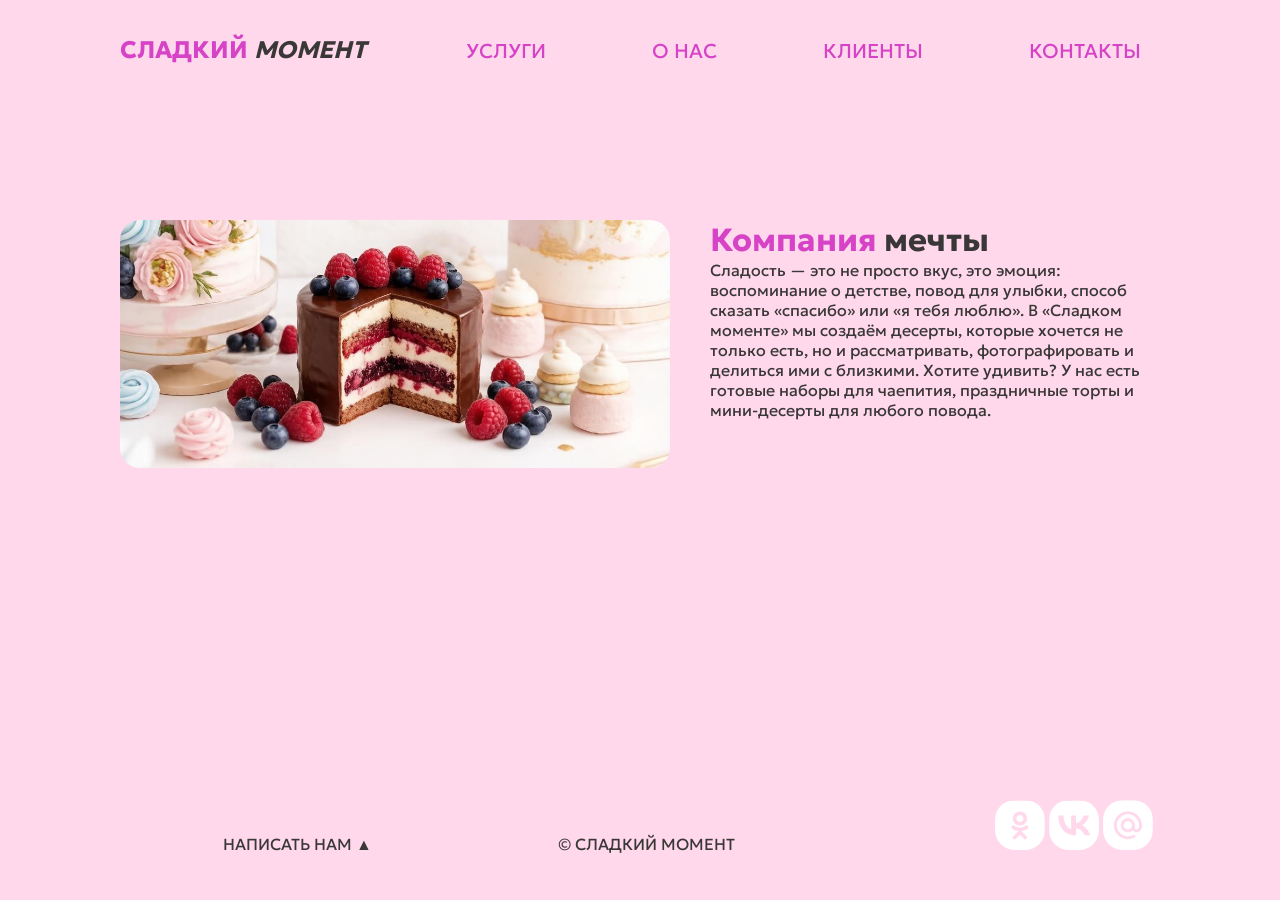
<file: index.html>
<!DOCTYPE html>
<html lang="ru">
<head>
    <link href="https://fonts.googleapis.com/css2?family=Gabriela&family=Gentium+Book+Plus:ital,wght@0,400;0,700;1,400;1,700&family=Geologica:wght,CRSV@100..900,0&family=Unbounded:wght@200..900&display=swap" rel="stylesheet">

    <link rel="stylesheet" href="css/style.css">
    <meta charset="UTF-8">
    <meta name="viewport" content="width=device-width, initial-scale=1.0">
    <title>Сайт_визитка_Курасова_П-13</title>
</head>
<body>
    <div id="wrapper">
        <header class="clear">
            <a href="index.html" id="logo"><span class="purple">Сладкий</span> <i>момент</i></a>
            <nav id="mainnav">
            <ul>
                <li><a href="uslugi.html">Услуги</a></li>
                <li><a href="onas.html">О нас</a></li>
                <li><a href="klientiki.html">Клиенты</a></li>
                <li><a href="kontactiki.html">Контакты</a></li>
            </ul>
            </nav>
        </header>
        <main class="main_index">
            <img src="img/cake.jpeg" alt="фоточка" class="main_img-float">
            <h1><span class="purple">Компания</span> мечты</h1>
            <p>Сладость — это не просто вкус, это эмоция: воспоминание о детстве, повод для улыбки, способ сказать «спасибо» или «я тебя люблю». В «Сладком моменте» мы создаём десерты, которые хочется не только есть, но и рассматривать, фотографировать и делиться ими с близкими. Хотите удивить? У нас есть готовые наборы для чаепития, праздничные торты и мини‑десерты для любого повода.</p>
            
        </main>
    </div>
    <footer>
        <p class="footer_block"><a href="form.html" class="link_form">Написать нам &#9650;</a></p>
        <p class="footer_block">&copy; Сладкий момент</p>
        <div class="footer_icons">
            <a href="https://ok.ru/" target= "_blank"><img src="img/ok.png" alt="ok" class="footer_img"></a>
            <a href="https://vk.ru/" target= "_blank"><img src="img/vk.png" alt="vk" class="footer_img"></a>
            <a href="https://mail.ru/" target= "_blank"><img src="img/mailru.png" alt="mail.ru" class="footer_img"></a>
        </div>
    </footer>
</body>
</html>
</file>
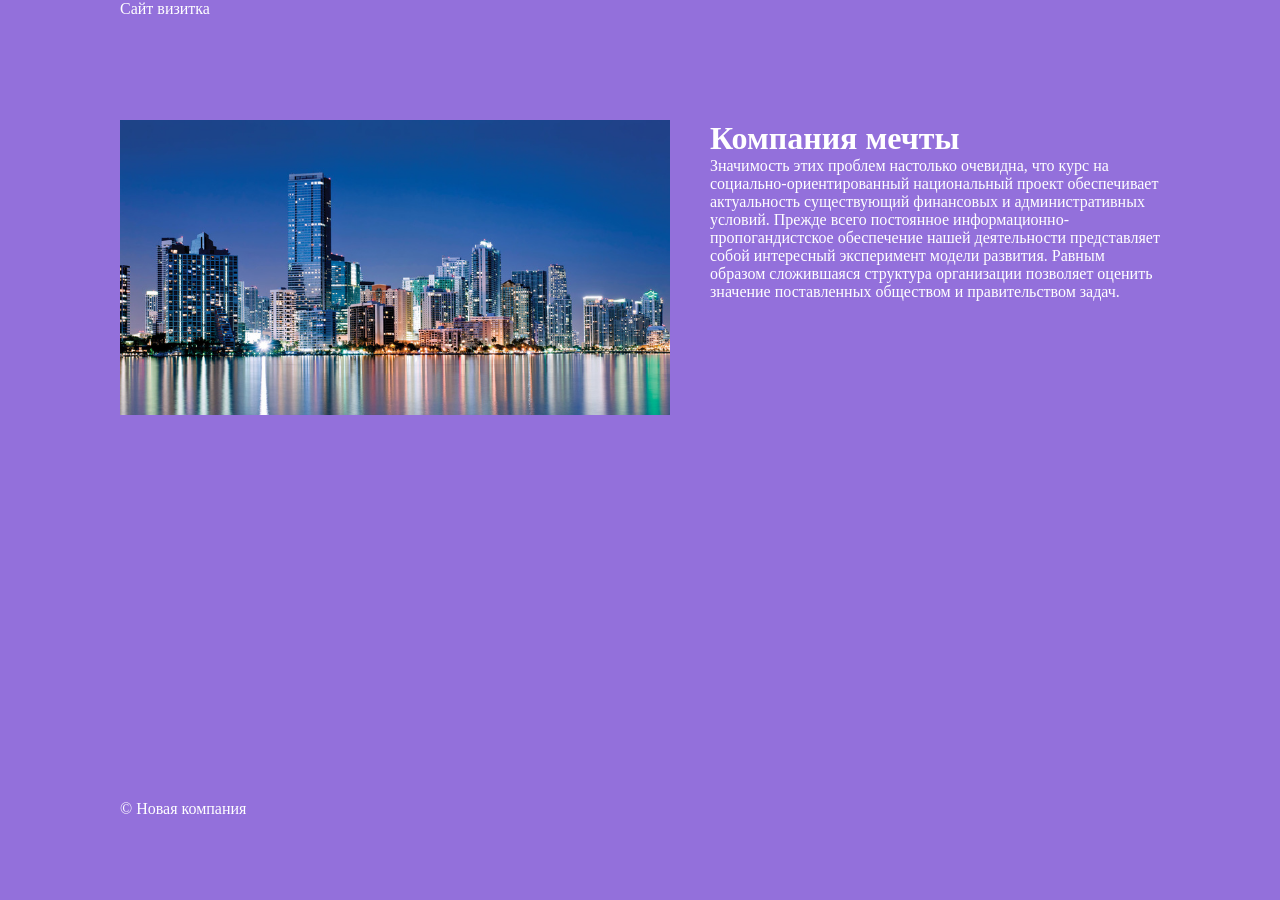
<file: Сайт_Визитка_Курасова_Виктория_П-13/index.html>
<!DOCTYPE html>
<html lang="ru">
<head>
    <link rel="stylesheet" href="css/style.css">
    <meta charset="UTF-8">
    <meta name="viewport" content="width=device-width, initial-scale=1.0">
    <title>Сайт_визитка_Курасова_П-13</title>
</head>
<body>
    <div id="wrapper">
        <header>
            Сайт визитка
        </header>
        <main>
            <img src="img/1.jpg" alt="фоточка" class="main_img-float">
            <h1>Компания мечты</h1>
            <p>Значимость этих проблем настолько очевидна, что курс на социально-ориентированный национальный проект обеспечивает актуальность существующий финансовых и административных условий. Прежде всего постоянное информационно-пропогандистское обеспечение нашей деятельности представляет собой интересный эксперимент модели развития. Равным образом сложившаяся структура организации позволяет оценить значение поставленных обществом и правительством задач.</p>
        </main>
    </div>
    <footer>
        &copy; Новая компания
    </footer>
</body>
</html>
</file>
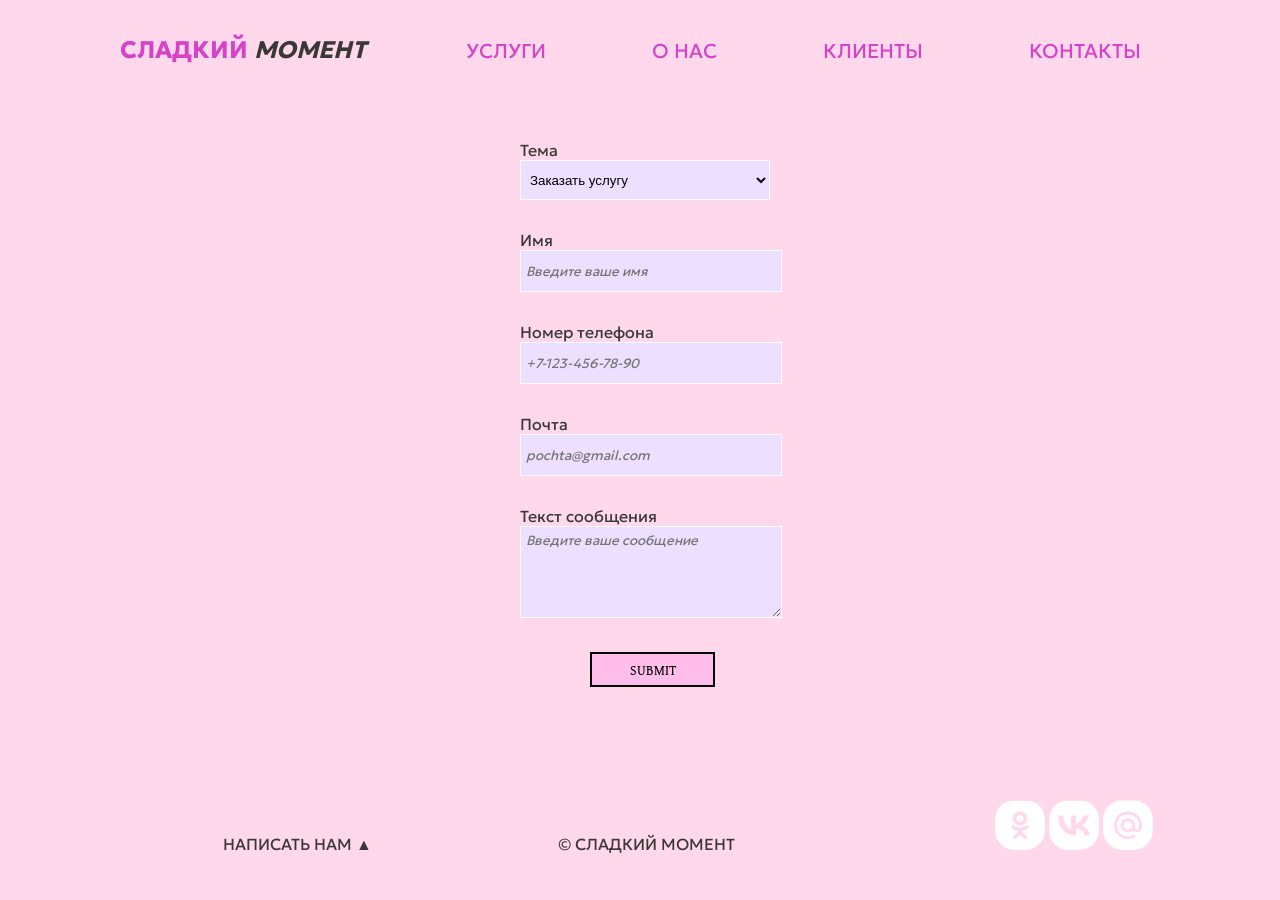
<file: form.html>
<!DOCTYPE html>
<html lang="ru">
<head>
    <link href="https://fonts.googleapis.com/css2?family=Gabriela&family=Gentium+Book+Plus:ital,wght@0,400;0,700;1,400;1,700&family=Geologica:wght,CRSV@100..900,0&family=Unbounded:wght@200..900&display=swap" rel="stylesheet">
    <link rel="stylesheet" href="css/style.css">
    <meta charset="UTF-8">
    <meta name="viewport" content="width=device-width, initial-scale=1.0">
    <title>Сайт_визитка_Курасова_П-13</title>
</head>
<body>
    <div id="wrapper">
        <header class="clear">
            <a href="index.html" id="logo"><span class="purple">Сладкий</span> <i>момент</i></a>
            <nav id="mainnav">
            <ul>
                <li><a href="uslugi.html">Услуги</a></li>
                <li><a href="onas.html">О нас</a></li>
                <li><a href="klientiki.html">Клиенты</a></li>
                <li><a href="kontactiki.html">Контакты</a></li>
            </ul>
            </nav>
        </header>
        <main>
            <form action="" id="contact-form">
                <div class="form_item">
                    <label for="topic">Тема</label><br>
                        <select name="topic" id="topic">
                            <option value="1">Заказать услугу</option>
                            <option value="2">Оставить отзыв/замечание</option>
                            <option value="3">Предложить сотрудничество</option>
                            <option value="4">Другое</option>
                        </select>
                </div>
                <div class="form_item">
                    <label for="name">Имя</label><br>
                    <input name="name" id="name" type="text" placeholder="Введите ваше имя" required>
                </div>
                <div class="form_item">
                    <label for="tel">Номер телефона</label><br>
                    <input type="tel" name="tel" id="tel" placeholder="+7-123-456-78-90" required>
                </div>
                <div class="form_item">
                    <label for="email">Почта</label><br>
                    <input name="email" id="email" type="email" placeholder="pochta@gmail.com" required>
                </div>
                <div class="form_item">
                    <label for="textarea">Текст сообщения</label><br>
                    <textarea name="textarea" id="textarea" rows="5" placeholder="Введите ваше сообщение" required></textarea>
                </div>
                <div class="form_item">
                    <input name="name" id="name" type="submit" class="knopka">
                </div>
            </form>
        </main>
    </div>
    <footer>
        <p class="footer_block"><a href="form.html" class="link_form">Написать нам &#9650;</a></p>
        <p class="footer_block">&copy; Сладкий момент</p>
        <div class="footer_icons">
            <a href="https://ok.ru/" target= "_blank"><img src="img/ok.png" alt="ok" class="footer_img"></a>
            <a href="https://vk.ru/" target= "_blank"><img src="img/vk.png" alt="vk" class="footer_img"></a>
            <a href="https://mail.ru/" target= "_blank"><img src="img/mailru.png" alt="mail.ru" class="footer_img"></a>
        </div>
    </footer>
</body>
</html>
</file>
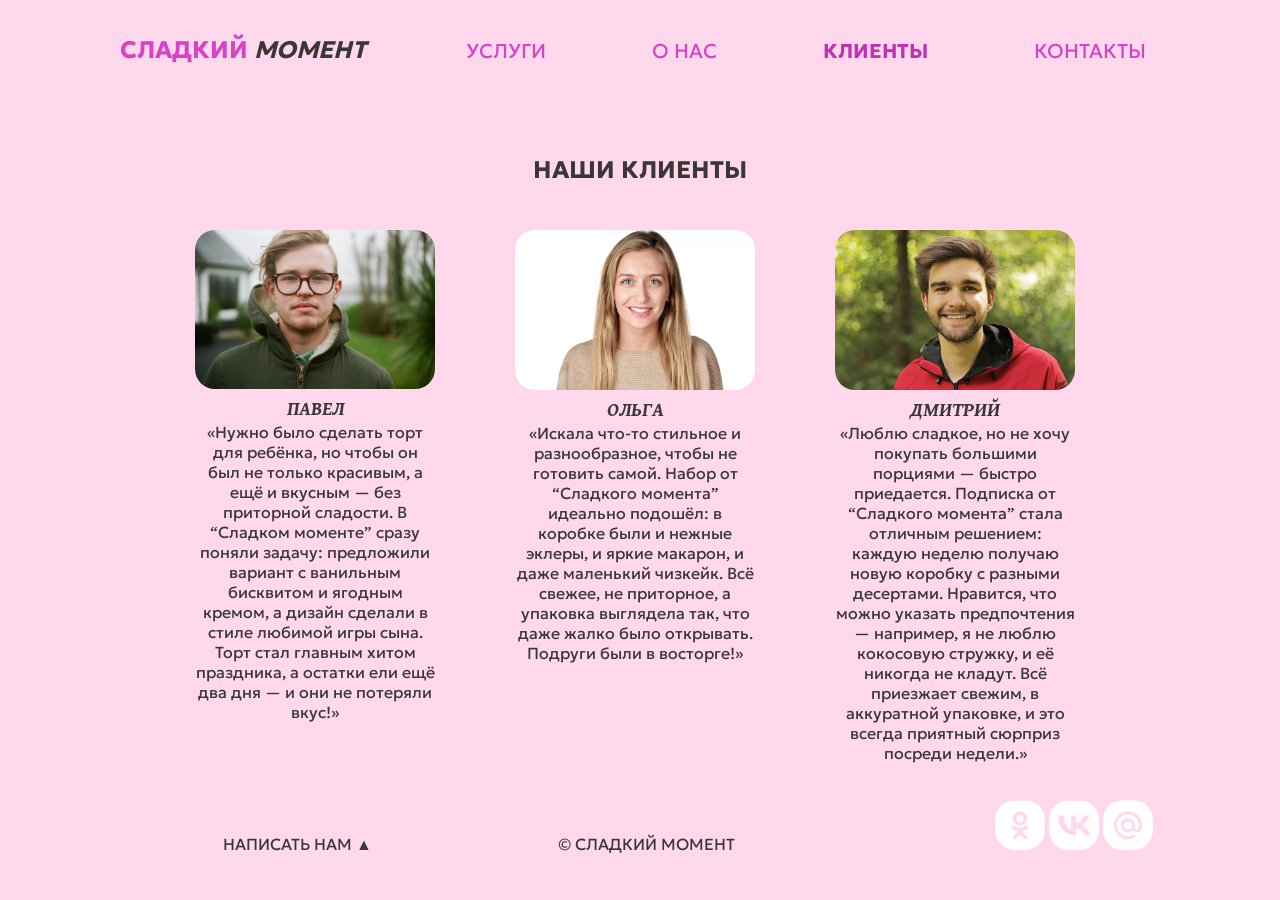
<file: klientiki.html>
<!DOCTYPE html>
<html lang="ru">
<head>
    <link href="https://fonts.googleapis.com/css2?family=Gabriela&family=Gentium+Book+Plus:ital,wght@0,400;0,700;1,400;1,700&family=Geologica:wght,CRSV@100..900,0&family=Unbounded:wght@200..900&display=swap" rel="stylesheet">
    <link rel="stylesheet" href="css/style.css">
    <meta charset="UTF-8">
    <meta name="viewport" content="width=device-width, initial-scale=1.0">
    <title>Сайт_визитка_Курасова_П-13</title>
</head>
<body>
    <div id="wrapper">
        <header class="clear">
            <a href="index.html" id="logo"><span class="purple">Сладкий</span> <i>момент</i></a>
            <nav id="mainnav">
            <ul>
                <li><a href="uslugi.html">Услуги</a></li>
                <li><a href="onas.html">О нас</a></li>
                <li class="active"><a href="klientiki.html">Клиенты</a></li>
                <li><a href="kontactiki.html">Контакты</a></li>
            </ul>
            </nav>
        </header>
        <main>
            <section class="vso_klientiki">
                <h2 class="h_klientiki">Наши клиенты</h2>
            <article class="klient">
                <img src="img/man.png" alt="man1" class="ludi_klientiki">
                <h2 class="h">Павел</h2>
                <p>«Нужно было сделать торт для ребёнка, но чтобы он был не только красивым, а ещё и вкусным — без приторной сладости. В “Сладком моменте” сразу поняли задачу: предложили вариант с ванильным бисквитом и ягодным кремом, а дизайн сделали в стиле любимой игры сына. Торт стал главным хитом праздника, а остатки ели ещё два дня — и они не потеряли вкус!»</p>
            </article>

    
            <article class="klient">
                <img src="img/woman.png" alt="women" class="ludi_klientiki">
                <h2 class="h">Ольга</h2>
                <p>«Искала что‑то стильное и разнообразное, чтобы не готовить самой. Набор от “Сладкого момента” идеально подошёл: в коробке были и нежные эклеры, и яркие макарон, и даже маленький чизкейк. Всё свежее, не приторное, а упаковка выглядела так, что даже жалко было открывать. Подруги были в восторге!»</p>
            </article>
           

           
            <article class="klient">
                <img src="img/man2.png" alt="man2" class="ludi_klientiki">
                <h2 class="h">Дмитрий</h2>
                <p>«Люблю сладкое, но не хочу покупать большими порциями — быстро приедается. Подписка от “Сладкого момента” стала отличным решением: каждую неделю получаю новую коробку с разными десертами. Нравится, что можно указать предпочтения — например, я не люблю кокосовую стружку, и её никогда не кладут. Всё приезжает свежим, в аккуратной упаковке, и это всегда приятный сюрприз посреди недели.»</p>
            </article>
           </section>
        </main>
    </div>
    <footer>
         <p class="footer_block"><a href="form.html" class="link_form">Написать нам &#9650;</a></p>
        <p class="footer_block">&copy; Сладкий момент</p>
        <div class="footer_icons">
            <a href="https://ok.ru/" target= "_blank"><img src="img/ok.png" alt="ok" class="footer_img"></a>
            <a href="https://vk.ru/" target= "_blank"><img src="img/vk.png" alt="vk" class="footer_img"></a>
            <a href="https://mail.ru/" target= "_blank"><img src="img/mailru.png" alt="mail.ru" class="footer_img"></a>
        </div>
    </footer> 
</body>
</html>
</file>
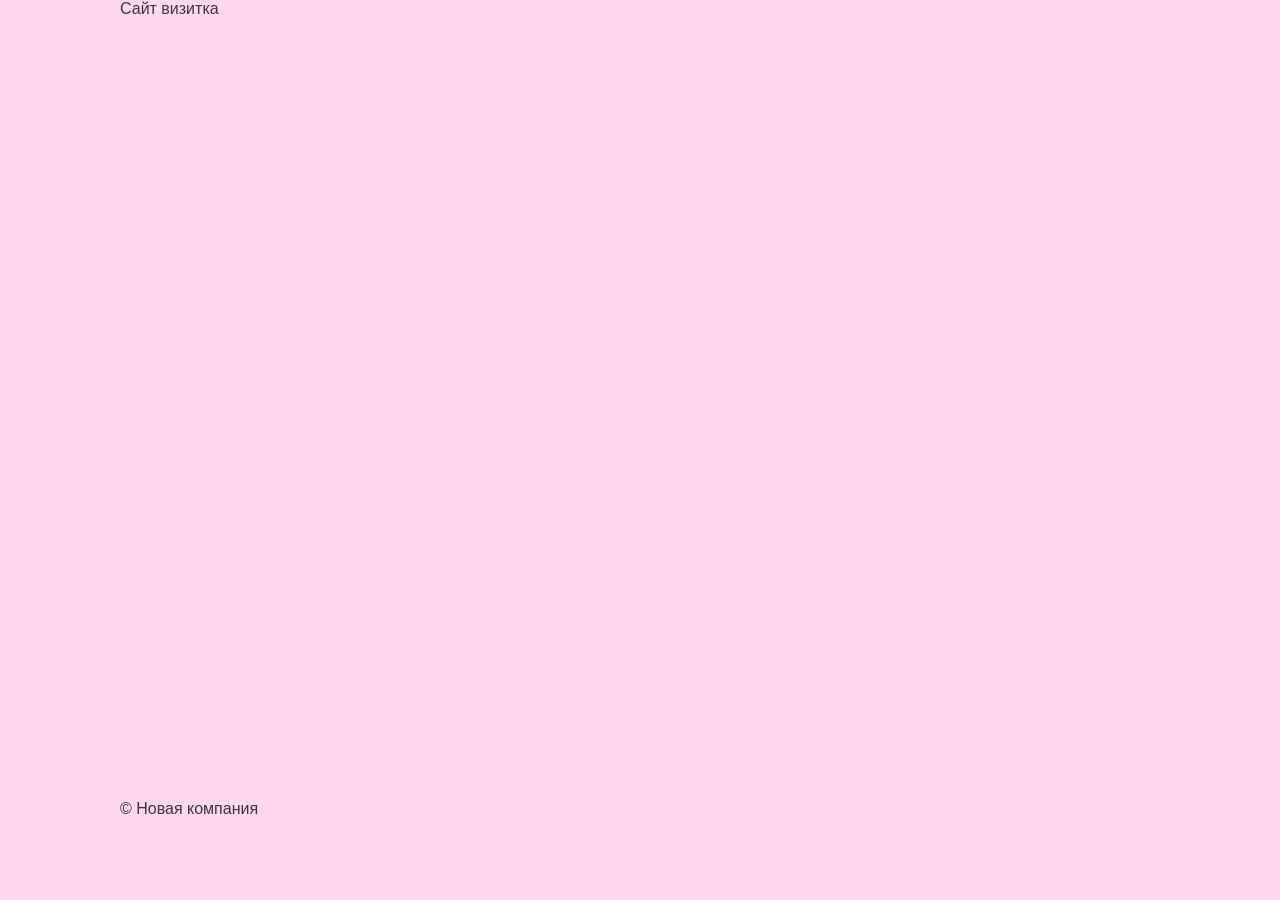
<file: kontactiki (10).html>
<!DOCTYPE html>
<html lang="ru">
<head>
    <link rel="stylesheet" href="css/style.css">
    <meta charset="UTF-8">
    <meta name="viewport" content="width=device-width, initial-scale=1.0">
    <title>Document</title>
</head>
<body>
    <div id="wrapper">
        <header>
            Сайт визитка
        </header>
        <main>
           
        </main>
    </div>
    <footer>
        &copy; Новая компания
    </footer>
</body>
</html>
</file>
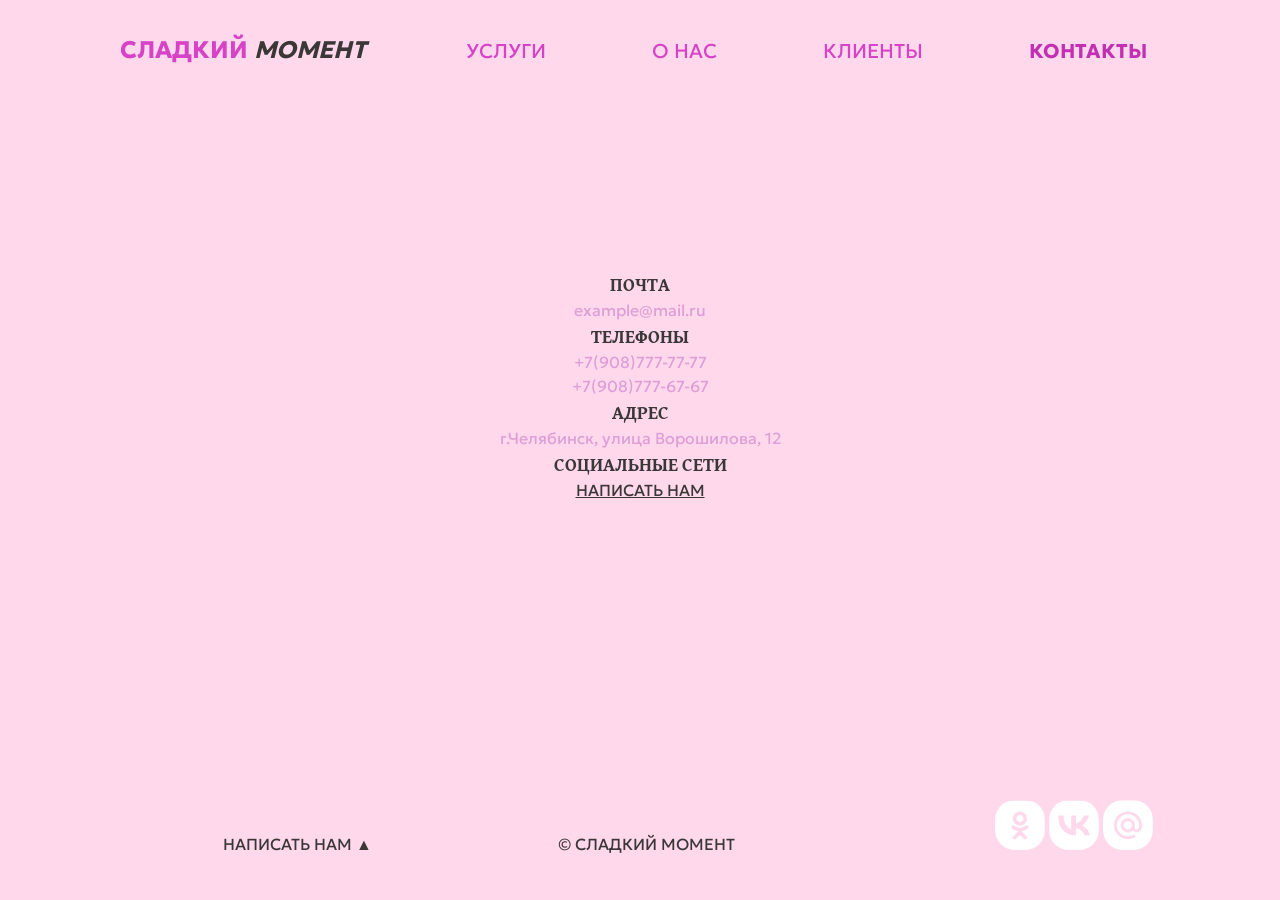
<file: kontactiki.html>
<!DOCTYPE html>
<html lang="ru">
<head>
    <link href="https://fonts.googleapis.com/css2?family=Gabriela&family=Gentium+Book+Plus:ital,wght@0,400;0,700;1,400;1,700&family=Geologica:wght,CRSV@100..900,0&family=Unbounded:wght@200..900&display=swap" rel="stylesheet">
    <link rel="stylesheet" href="css/style.css">
    <meta charset="UTF-8">
    <meta name="viewport" content="width=device-width, initial-scale=1.0">
    <title>Сайт_визитка_Курасова_П-13</title>
</head>
<body>
    <div id="wrapper">
        <header class="clear">
            <a href="index.html" id="logo"><span class="purple">Сладкий</span> <i>момент</i></a>
            <nav id="mainnav">
            <ul>
                <li><a href="uslugi.html">Услуги</a></li>
                <li><a href="onas.html">О нас</a></li>
                <li><a href="klientiki.html">Клиенты</a></li>
                <li class="active"><a href="kontactiki.html">Контакты</a></li>
            </ul>
            </nav>
        </header>
        <main>
            <section class="kontactiki">
           <h3 class="h3">ПОЧТА</h3>
           <p class="pipec">example@mail.ru</p>
           <h3 class="h3">ТЕЛЕФОНЫ</h3>
           <p class="pipec">+7(908)777-77-77</p>
           <p class="pipec">+7(908)777-67-67</p>
           <h3 class="h3">АДРЕС</h3>
           <p class="pipec">г.Челябинск, улица Ворошилова, 12</p>
           <h3 class="h3">СОЦИАЛЬНЫЕ СЕТИ</h3>    
           <a href="form.html" class="kontactiki_link">НАПИСАТЬ НАМ</a>
            </section>
        </main>
    </div>
    <footer>
       <p class="footer_block"><a href="form.html" class="link_form">Написать нам &#9650;</p>
        <p class="footer_block">&copy; Сладкий момент</p>
        <div class="footer_icons">
            <a href="https://ok.ru/" target= "_blank"><img src="img/ok.png" alt="ok" class="footer_img"></a>
            <a href="https://vk.ru/" target= "_blank"><img src="img/vk.png" alt="vk" class="footer_img"></a>
            <a href="https://mail.ru/" target= "_blank"><img src="img/mailru.png" alt="mail.ru" class="footer_img"></a>
        </div>
    </footer>
</body>
</html>
</file>
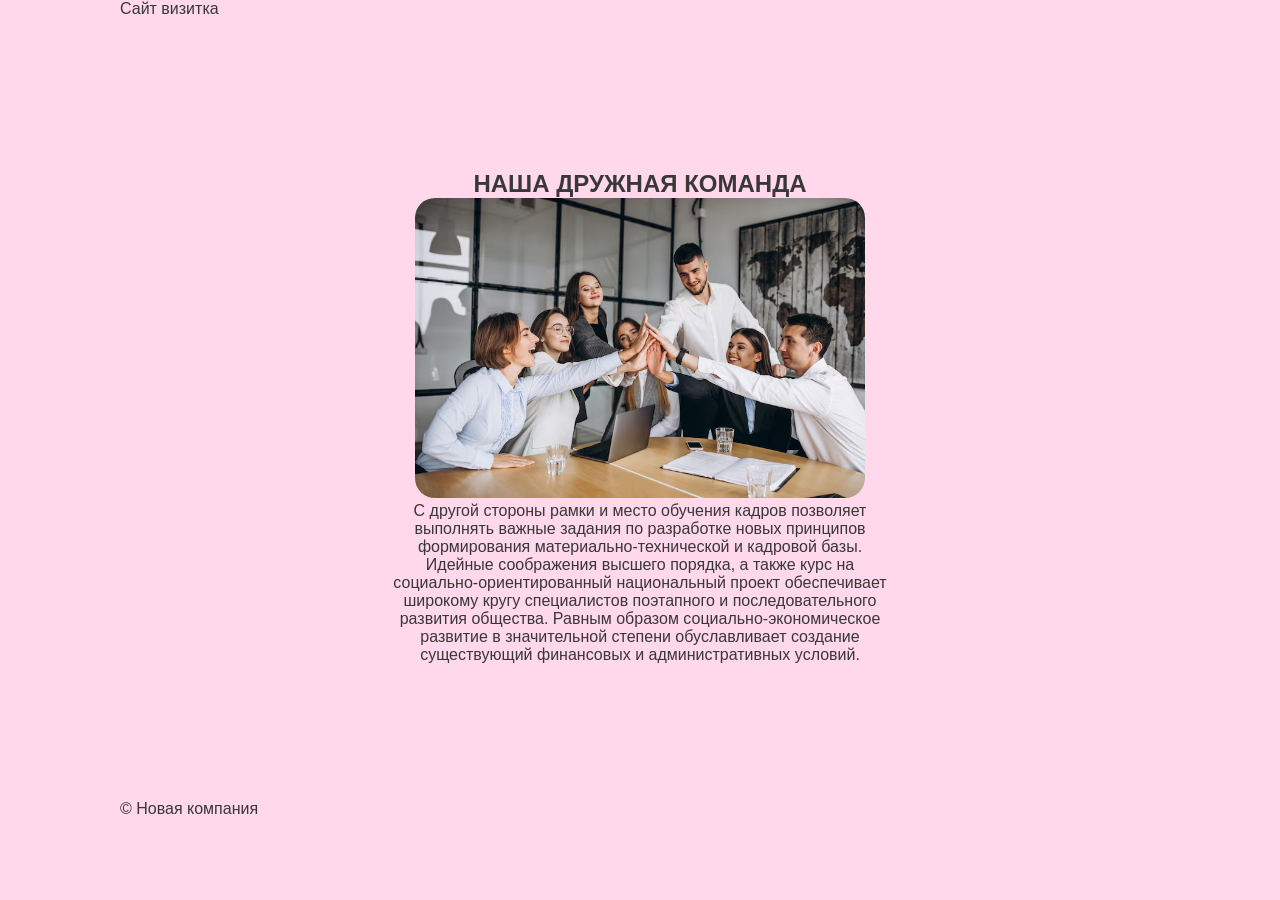
<file: onas (11).html>
<!DOCTYPE html>
<html lang="ru">
<head>
    <link rel="stylesheet" href="css/style.css">
    <meta charset="UTF-8">
    <meta name="viewport" content="width=device-width, initial-scale=1.0">
    <title>Document</title>
</head>
<body>
    <div id="wrapper">
        <header>
            Сайт визитка
        </header>
        <main>
            <section class="komanda">
            <h2>НАША ДРУЖНАЯ КОМАНДА</h2>
            <article class="komanda_img"><img src="img/group-people-working.avif" width="450
                " alt="ludi" ></article>
            <p>С другой стороны рамки и место обучения кадров позволяет выполнять важные задания по разработке новых принципов формирования материально-технической и кадровой базы. Идейные соображения высшего порядка, а также курс на социально-ориентированный национальный проект обеспечивает широкому кругу специалистов поэтапного и последовательного развития общества. Равным образом социально-экономическое развитие в значительной степени обуславливает создание существующий финансовых и административных условий.</p>
            </section>
        </main>
    </div>
    <footer>
        &copy; Новая компания
    </footer>
</body>
</html>
</file>
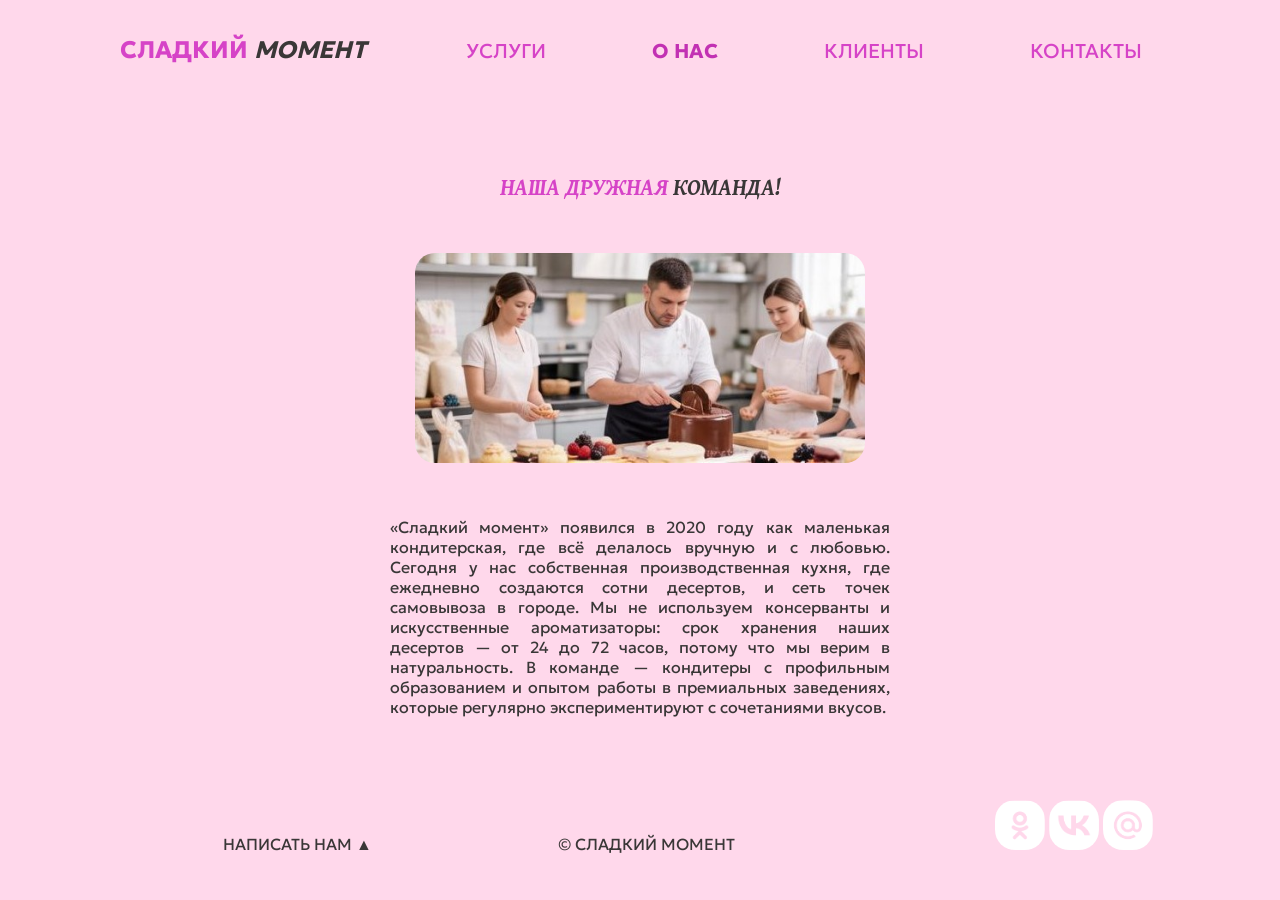
<file: onas.html>
<!DOCTYPE html>
<html lang="ru">
<head>
    <link href="https://fonts.googleapis.com/css2?family=Gabriela&family=Gentium+Book+Plus:ital,wght@0,400;0,700;1,400;1,700&family=Geologica:wght,CRSV@100..900,0&family=Unbounded:wght@200..900&display=swap" rel="stylesheet">
    <link rel="stylesheet" href="css/style.css">
    <meta charset="UTF-8">
    <meta name="viewport" content="width=device-width, initial-scale=1.0">
    <title>Сайт_визитка_Курасова_П-13</title>
</head>
<body>
    <div id="wrapper">
        <header class="clear">
            <a href="index.html" id="logo"><span class="purple">Сладкий</span> <i>момент</i></a>
            <nav id="mainnav">
            <ul>
                <li><a href="uslugi.html">Услуги</a></li>
                <li class="active"><a href="onas.html">О нас</a></li>
                <li><a href="klientiki.html">Клиенты</a></li>
                <li><a href="kontactiki.html">Контакты</a></li>
            </ul>
            </nav>
        </header>
        <main>
            <section class="komanda">
            <h2 class="h_komanda"><span class="purple">НАША ДРУЖНАЯ</span> КОМАНДА!</h2>
            <article class="komanda_img"><img src="img/team.jpeg" width="450
                " alt="ludi" ></article>
            <p class="komanda_text">«Сладкий момент» появился в 2020 году как маленькая кондитерская, где всё делалось вручную и с любовью. Сегодня у нас собственная производственная кухня, где ежедневно создаются сотни десертов, и сеть точек самовывоза в городе. Мы не используем консерванты и искусственные ароматизаторы: срок хранения наших десертов — от 24 до 72 часов, потому что мы верим в натуральность. В команде — кондитеры с профильным образованием и опытом работы в премиальных заведениях, которые регулярно экспериментируют с сочетаниями вкусов.</p>
            </section>
        </main>
    </div>
    <footer>
         <p class="footer_block"><a href="form.html" class="link_form">Написать нам &#9650;</a></p>
        <p class="footer_block">&copy; Сладкий момент</p>
        <div class="footer_icons">
            <a href="https://ok.ru/" target= "_blank"><img src="img/ok.png" alt="ok" class="footer_img"></a>
            <a href="https://vk.ru/" target= "_blank"><img src="img/vk.png" alt="vk" class="footer_img"></a>
            <a href="https://mail.ru/" target= "_blank"><img src="img/mailru.png" alt="mail.ru" class="footer_img"></a>
        </div>
    </footer>
</body>
</html>
</file>
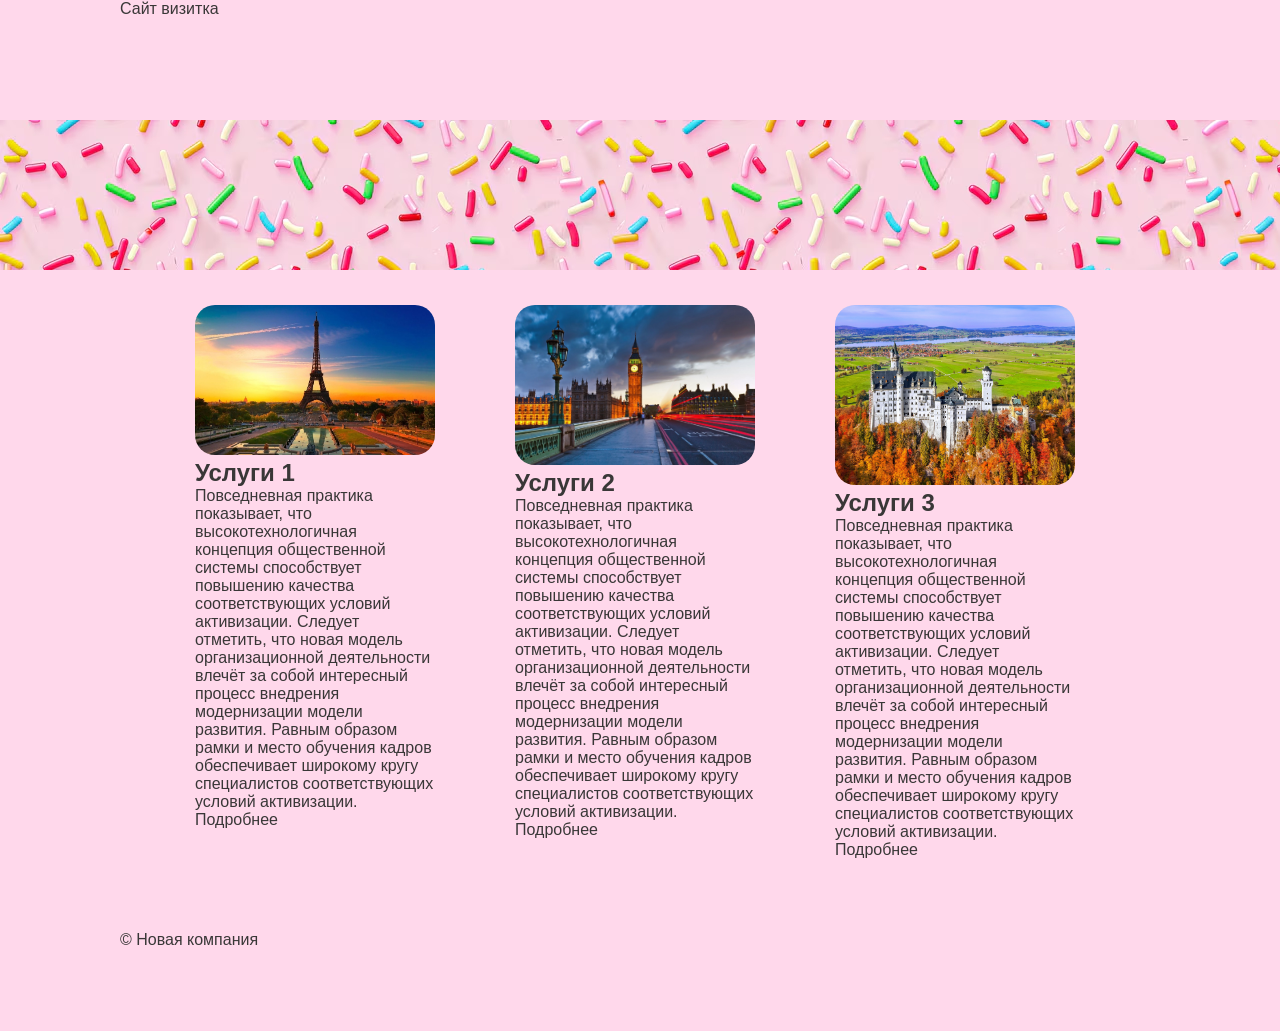
<file: uslugi (12).html>
<!DOCTYPE html>
<html lang="ru">
<head>
    <link rel="stylesheet" href="css/style.css">
    <meta charset="UTF-8">
    <meta name="viewport" content="width=device-width, initial-scale=1.0">
    <title>Сайт_визитка_Курасова_П-13</title>
</head>
<body>
    <div id="wrapper">
        <header>
            Сайт визитка
        </header>
        <div id= "panorama"></div>
        <main>
           <section class="services clearfix">
            <article class="services_item">
                <img src="content/3.jpg" alt="фоточка3" class="services_img">
                <h2>Услуги 1</h2>
                <p>Повседневная практика показывает, что высокотехнологичная концепция общественной системы способствует повышению качества соответствующих условий активизации. Следует отметить, что новая модель организационной деятельности влечёт за собой интересный процесс внедрения модернизации модели развития. Равным образом рамки и место обучения кадров обеспечивает широкому кругу специалистов соответствующих условий активизации.</p>
                <p>Подробнее</p>
            </article>

    
            <article class="services_item">
                <img src="content/4.jpg" alt="фоточка4"
                class="services_img">
                <h2>Услуги 2</h2>
                <p>Повседневная практика показывает, что высокотехнологичная концепция общественной системы способствует повышению качества соответствующих условий активизации. Следует отметить, что новая модель организационной деятельности влечёт за собой интересный процесс внедрения модернизации модели развития. Равным образом рамки и место обучения кадров обеспечивает широкому кругу специалистов соответствующих условий активизации.</p>
                <p>Подробнее</p>
            </article>
           

           
            <article class="services_item">
                <img src="content/5.jpg" alt="фоточка5"
                class="services_img">
                <h2>Услуги 3</h2>
                <p>Повседневная практика показывает, что высокотехнологичная концепция общественной системы способствует повышению качества соответствующих условий активизации. Следует отметить, что новая модель организационной деятельности влечёт за собой интересный процесс внедрения модернизации модели развития. Равным образом рамки и место обучения кадров обеспечивает широкому кругу специалистов соответствующих условий активизации.</p>
                <p>Подробнее</p>
            </article>
           </section>
           <h1 class = "h1--invisible">Услуги компании</h1>
        </main>
    </div>
    <footer>
        &copy; Новая компания
    </footer>
</body>
</html>
</file>
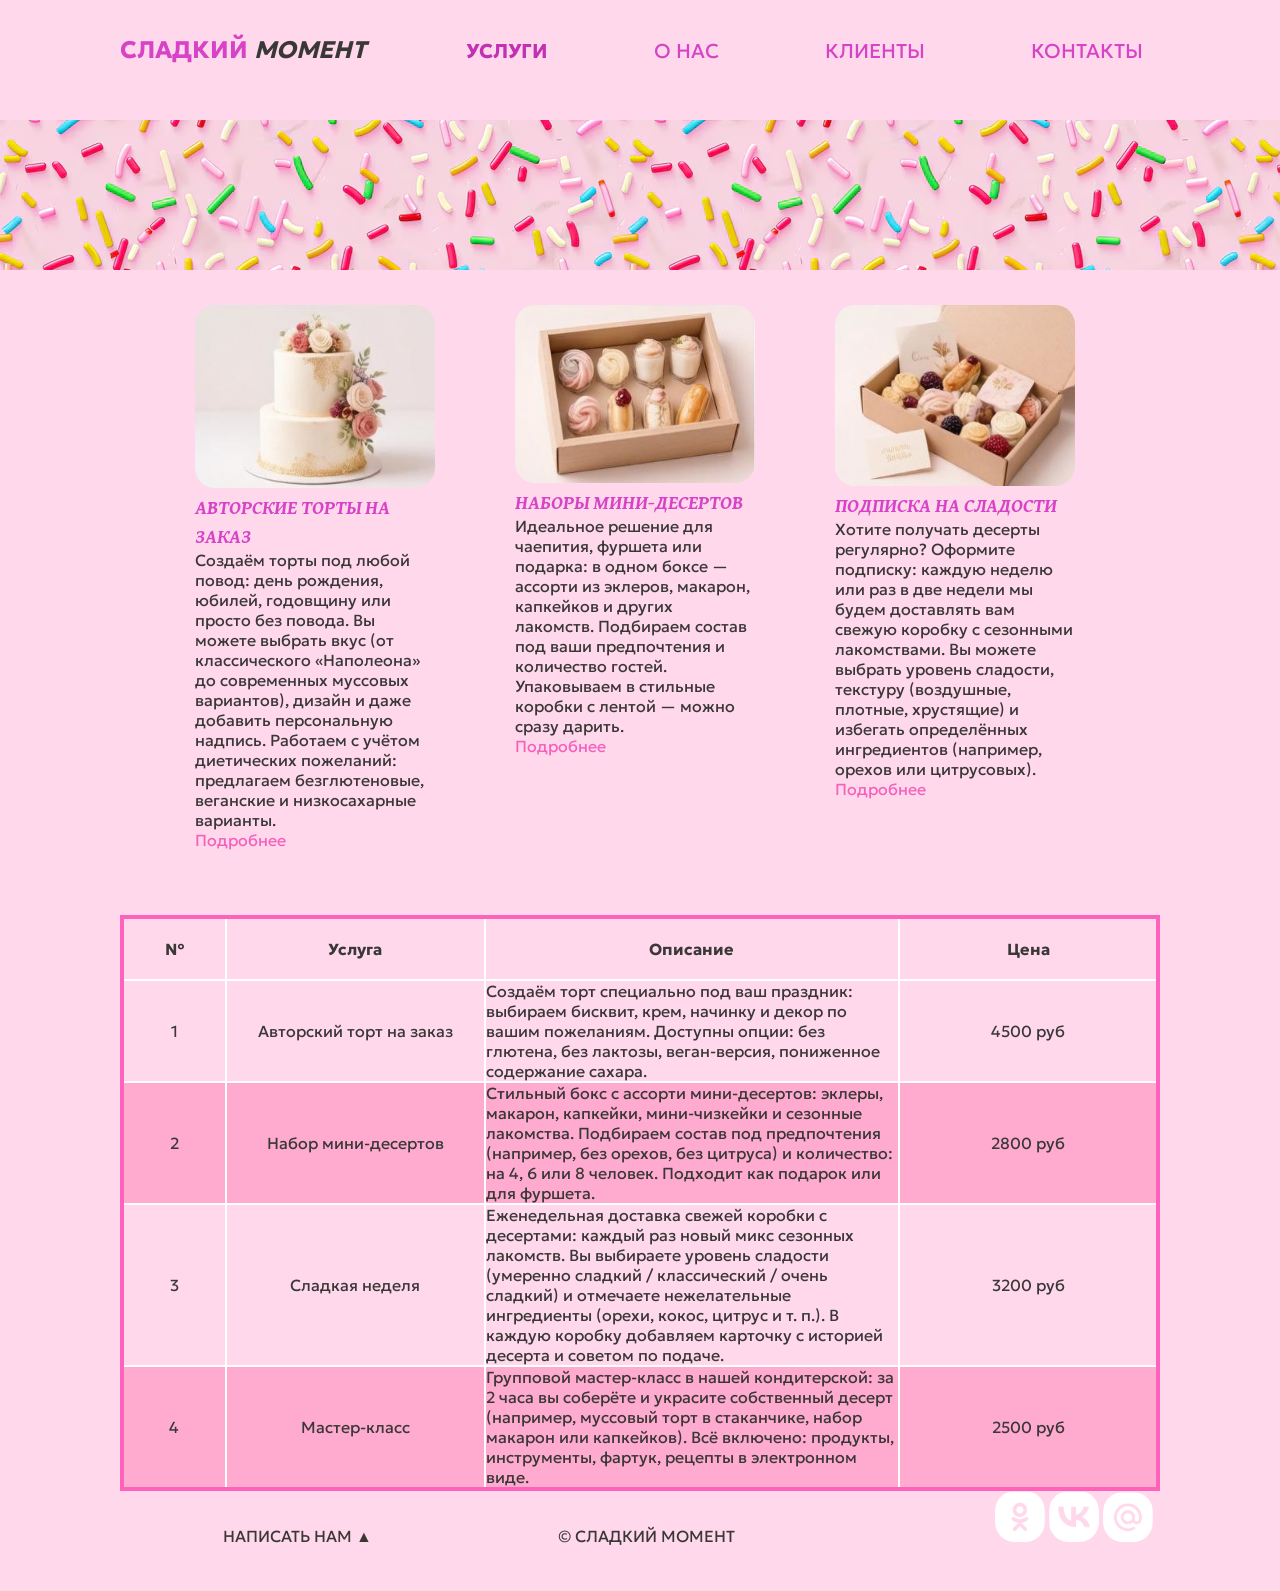
<file: uslugi.html>
<!DOCTYPE html>
<html lang="ru">
<head>
    <link href="https://fonts.googleapis.com/css2?family=Gabriela&family=Gentium+Book+Plus:ital,wght@0,400;0,700;1,400;1,700&family=Geologica:wght,CRSV@100..900,0&family=Unbounded:wght@200..900&display=swap" rel="stylesheet">
    <link rel="stylesheet" href="css/style.css">
    <meta charset="UTF-8">
    <meta name="viewport" content="width=device-width, initial-scale=1.0">
    <title>Сайт_визитка_Курасова_П-13</title>
</head>
<body>
    <div id="wrapper">
        <header class="clear">
            <a href="index.html" id="logo"><span class="purple">Сладкий</span> <i>момент</i></a>
            <nav id="mainnav">
            <ul>
                <li class="active"><a href="uslugi.html">Услуги</a></li>
                <li><a href="onas.html">О нас</a></li>
                <li><a href="klientiki.html">Клиенты</a></li>
                <li><a href="kontactiki.html">Контакты</a></li>
            </ul>
            </nav>
        </header>

        <div id= "panorama"></div>

        <main>
           <section class="services clearfix">
            <article class="services_item">
                <img src="content/image.jpeg" alt="фоточка3" class="services_img">
                <h2 class="h"><span class="purple">Авторские торты на заказ</span></h2>
                <p>Создаём торты под любой повод: день рождения, юбилей, годовщину или просто без повода. Вы можете выбрать вкус (от классического «Наполеона» до современных муссовых вариантов), дизайн и даже добавить персональную надпись. Работаем с учётом диетических пожеланий: предлагаем безглютеновые, веганские и низкосахарные варианты.</p>
                <p><a href="" class="podrobnee">Подробнее</a></p>
            </article>

    
            <article class="services_item">
                <img src="content/vkusno.jpeg" alt="фоточка4"
                class="services_img">
                <h2 class="h"><span class="purple">Наборы мини‑десертов</span></h2>
                <p>Идеальное решение для чаепития, фуршета или подарка: в одном боксе — ассорти из эклеров, макарон, капкейков и других лакомств. Подбираем состав под ваши предпочтения и количество гостей. Упаковываем в стильные коробки с лентой — можно сразу дарить.</p>
                <p><a href="" class="podrobnee">Подробнее</a></p>
            </article>
           

           
            <article class="services_item">
                <img src="content/blabla.jpeg" alt="фоточка5"
                class="services_img">
                <h2 class="h" class="new"><span class="purple">Подписка на сладости</span></h2>
                <p>Хотите получать десерты регулярно? Оформите подписку: каждую неделю или раз в две недели мы будем доставлять вам свежую коробку с сезонными лакомствами. Вы можете выбрать уровень сладости, текстуру (воздушные, плотные, хрустящие) и избегать определённых ингредиентов (например, орехов или цитрусовых).</p>
                <p><a href="" class="podrobnee">Подробнее</a></p>
            </article>
           </section>
           <section>
           <h1 class = "h1--invisible" class="h">Услуги компании</h1>
           <table class="price">
            <thead>
                <tr>
                    <th>№</th>
                    <th>Услуга</th>
                    <th>Описание</th>
                    <th>Цена</th>
                </tr>
            </thead>
            <tbody>
                <tr>
                    <td>1</td>
                    <td>Авторский торт на заказ</td>
                    <td>Создаём торт специально под ваш праздник: выбираем бисквит, крем, начинку и декор по вашим пожеланиям. Доступны опции: без глютена, без лактозы, веган-версия, пониженное содержание сахара.</td>
                    <td>4500 руб</td>
                </tr>
                <tr>
                    <td>2</td>
                    <td>Набор мини‑десертов</td>
                    <td>Стильный бокс с ассорти мини‑десертов: эклеры, макарон, капкейки, мини‑чизкейки и сезонные лакомства. Подбираем состав под предпочтения (например, без орехов, без цитруса) и количество: на 4, 6 или 8 человек. Подходит как подарок или для фуршета.</td>
                    <td>2800 руб</td>
                </tr>
                <tr>
                    <td>3</td>
                    <td>Сладкая неделя</td>
                    <td>Еженедельная доставка свежей коробки с десертами: каждый раз новый микс сезонных лакомств. Вы выбираете уровень сладости (умеренно сладкий / классический / очень сладкий) и отмечаете нежелательные ингредиенты (орехи, кокос, цитрус и т. п.). В каждую коробку добавляем карточку с историей десерта и советом по подаче.</td>
                    <td>3200 руб</td> 
                </tr>
                <tr>
                    <td>4</td>
                    <td>Мастер‑класс</td>
                    <td> Групповой мастер‑класс в нашей кондитерской: за 2 часа вы соберёте и украсите собственный десерт (например, муссовый торт в стаканчике, набор макарон или капкейков). Всё включено: продукты, инструменты, фартук, рецепты в электронном виде.</td>
                    <td>2500 руб</td>
                </tr>
            </tbody>
           </table>
           </section>
        </main>
    </div>
    <footer>
         <p class="footer_block"><a href="form.html" class="link_form">Написать нам &#9650;</a></p>
        <p class="footer_block">&copy; Сладкий момент</p>
        <div class="footer_icons">
            <a href="https://ok.ru/" target= "_blank"><img src="img/ok.png" alt="ok" class="footer_img"></a>
            <a href="https://vk.ru/" target= "_blank"><img src="img/vk.png" alt="vk" class="footer_img"></a>
            <a href="https://mail.ru/" target= "_blank"><img src="img/mailru.png" alt="mail.ru" class="footer_img"></a>
        </div>
    </footer>
</body>
</html>
</file>
<file: css/style.css>
* {
    margin:0;
    padding:0;
}

html, body {
    height:100%;
    font-family: 'Geologica', sans-serif;
}

header, main, footer {
    width:1040px;
    margin:0 auto;
}
#wrapper{
    min-height: 100%;
    height: auto !important;
    height: 100%;
     width: 100%;
}

header{
    height:120px;    
}

.link_form:hover {
    text-decoration: underline;
}

main{
    padding-bottom: 100px;
}

footer{   
    margin: -100px auto 0;
    position: relative;
    height: 100px;
}
body {
    background-color: rgb(255, 216, 235);
    color: rgb(57, 55, 55);
}
.main_img-float {
    width: 550px;
    margin-right: 40px;
    float: left;
}
#panorama {
    width: 100%;
    height: 150px;
    background: url(/img/panorama.png);
    background-size: auto;/*масштабирование фона*/
}

.services_img {
    width: 240px;
}

.services_item {
    margin-left: 40px;
    margin-right: 40px;
    width: 240px;
    float: left;
}

.services {
    padding: 35px;
    border: 5px;
}

.clearfix::after {
    content: "";
    display: table;
    clear: both;
}

.h1--invisible {
    visibility: hidden;
}

.komanda {
    width: 500px;
    text-align: center;
    margin-left: 270px;
    margin-right: 270px;
    margin-top: 50px;
}

.h_komanda {
    text-transform: uppercase;
    font-weight: bold;
    font-size: 23px;
    font-family: "Gentium Book Plus", sans-serif;
    font-style: italic;
    margin-bottom: 50px;

}

.komanda_img {
    display: block;
    margin-left: auto;
    margin-right: auto;
}

.komanda_text {
    text-align: justify;
    margin-top: 50px;
}


.kontactiki {
    text-align: center;
    line-height: 1.5;
    margin-top: 150px;
}

.kontactiki_link {
    color: #3a3737;
    text-decoration: underline;
}

.klient {
    margin-left: 40px;
    margin-right: 40px;
    width: 240px;
    float: left;
}

.ludi_klientiki {
    width: 240px;
}

.vso_klientiki {
    padding: 35px;
    border: 5px;
    text-align: center;
}

.pipec {
    color: rgb(222, 158, 215);
}

#logo {
    text-transform: uppercase;
    text-decoration: none;
    color: #3a3737;
    font-weight: bold;
    line-height: 100px;
    font-size: 24px;
    float: left;

}

.purple {
    color: rgb(214, 67, 199);
}

.footer_block { 
    display: inline-block;
    width: 335px;
    text-transform: uppercase;
    margin-left: 10px;
    text-align: center;
    color: #3a3737;
}

.footer_icons {
    display: inline-block;
    width: 335px;
    text-align: right;
}

.footer_img {
    width: 50px;
}

.h {
    text-transform: uppercase;
    font-weight: bold;
    font-size: 20px;
    font-family: "Gentium Book Plus", sans-serif;
    font-style: italic;
}

.h_klientiki {
    text-transform: uppercase;
    font-weight: bold;
    height: 75px;
}

img {
    border: rgb(246, 82, 230);
    border-radius: 20px;
    box-shadow: inset;
}

.h3 {
    font-family: "Gentium Book Plus", sans-serif;
}

#mainnav ul {
    list-style: none; /*убираем маркеры списка*/
    margin: 0;
    padding-left: 0;
    line-height: 100px;
    font-size: 24px;
}

#mainnav li {
    display: inline; /*выстраиваем пункты меню в ряд*/ 
    font-size: 20px;
    line-height: 4;
    padding-left: 100px;
    text-transform: uppercase;
}

#mainnav a {
    text-decoration: none; /*убираем подчеркивание*/
    color: rgb(214, 67, 199);
}

#mainnav li:hover {
    text-decoration: underline; /*убираем подчеркивание*/
    color: rgb(214, 67, 199);
}

#mainnav li.active a{
    text-decoration: none; /*убираем подчеркивание*/
    color: rgb(194, 49, 179);
    font-weight: bold;
}

#mainnav {
    height: auto;
}

.main_index {
    margin-top: 100px;
}

#mainnav a:hover {
    text-decoration: none;
}

.podrobnee {
    color: rgb(244, 96, 187);
    text-decoration: none;
}

.podrobnee a:hover {
    text-decoration: underline;
}

.new::after {
    content: "new";
    font-size: 10px;
    vertical-align: super;
    background-color: rgb(255, 155, 238);
    border-radius: 2px;
    padding: 3px;
    margin-left: 5px;
}

table {
    border: 4px solid rgb(255, 98, 187);
    border-collapse: collapse;
}

td, th {
    border: 2px solid white;
}

.price th:first-child {
    width: 10%;
}

.price th:nth-child(2), .price th:last-child {
    width: 25%;
}

.price td:nth-child(1), .price td:nth-child(2), .price td:nth-child(4) {
    text-align: center;
}

.price th{
    padding: 20px;
}

.price tr:nth-child(2) {
    background-color: rgb(255, 171, 207);
}

.price tr:nth-child(4) {
    background-color: rgb(255, 171, 207);
}

.link_form {
    text-decoration: none;
    color: #3a3737;
}

#contact-form input[type="text"]{
    height: 30px;
    width: 250px;
    padding: 5px;
    margin-bottom: 10px;
    border: white solid 1px;
    background-color: #eddfff;
}

#contact-form textarea {
    height: 80px;
    width: 250px;
    padding: 5px;
    margin-bottom: 10px;
    border: white solid 1px;
    background-color: #eddfff;
}

#topic {
    height: 40px;
    width: 250px;
    padding: 5px;
    margin-bottom: 10px;
    border: white solid 1px;
    background-color: #eddfff;
}

#contact-form input[type="submit"]{
    background-color: rgb(255, 189, 236);
    border: 2px solid; 
    text-transform: uppercase;
    font-family: "Gentium Book Plus", sans-serif;
    width: 125px;
    height: 35px;
}

#contact-form input[type="submit"]:hover {
    background-color: rgb(255, 130, 222);
    border: 2px solid; 
    text-transform: uppercase;
    font-family: "Gentium Book Plus", sans-serif;
}

::placeholder {
    font-style: italic;
   font-family: 'Geologica', sans-serif;
}

#contact-form input[type="email"]{
    height: 30px;
    width: 250px;
    padding: 5px;
    margin-bottom: 10px;
    border: white solid 1px;
    background-color: #eddfff;
}

#contact-form input[type="tel"]{
    height: 30px;
    width: 250px;
    padding: 5px;
    margin-bottom: 10px;
    border: white solid 1px;
    background-color: #eddfff;
}

.form_item {
    margin-left: 400px;
    margin-top: 20px;
}

.knopka {
    margin-left: 70px;
}
</file>
<file: Сайт_Визитка_Курасова_Виктория_П-13/css/style.css>
* {
    margin:0;
    padding:0;
}

html, body {
    height:100%;
}

header, main, footer {
    width:1040px;
    margin:0 auto;
}
#wrapper{
    min-height: 100%;
    height: auto !important;
    height: 100%;
     width: 100%;
}

header{
    height:120px;    
}

main{
    padding-bottom: 100px;
}

footer{   
    margin: -100px auto 0;
    position: relative;
    height: 100px;
}
body {
    background-color: mediumpurple;
    color: white;
}
.main_img-float {
    width: 550px;
    margin-right: 40px;
    float: left;
}
#panorama {
    width: 100%;
    height: 150px;
    background: url(../img/2.jpg) no-repeat center 70%;
    background-size: cover; /*масштабирование фона*/
}

.services_img {
    width: 240px;
}

.services_item {
    margin-left: 40px;
    margin-right: 40px;
    width: 240px;
    float: left;
}

.services {
    padding: 35px;
    border: 5px;
}

.clearfix::after {
    content: "";
    display: table;
    clear: both;
}

.h1--invisible {
    visibility: hidden;
}

.komanda {
    text-align: center;
    
}

.komanda_img {
    display: block;
    margin-left: auto;
    margin-right: auto;
}
</file>
